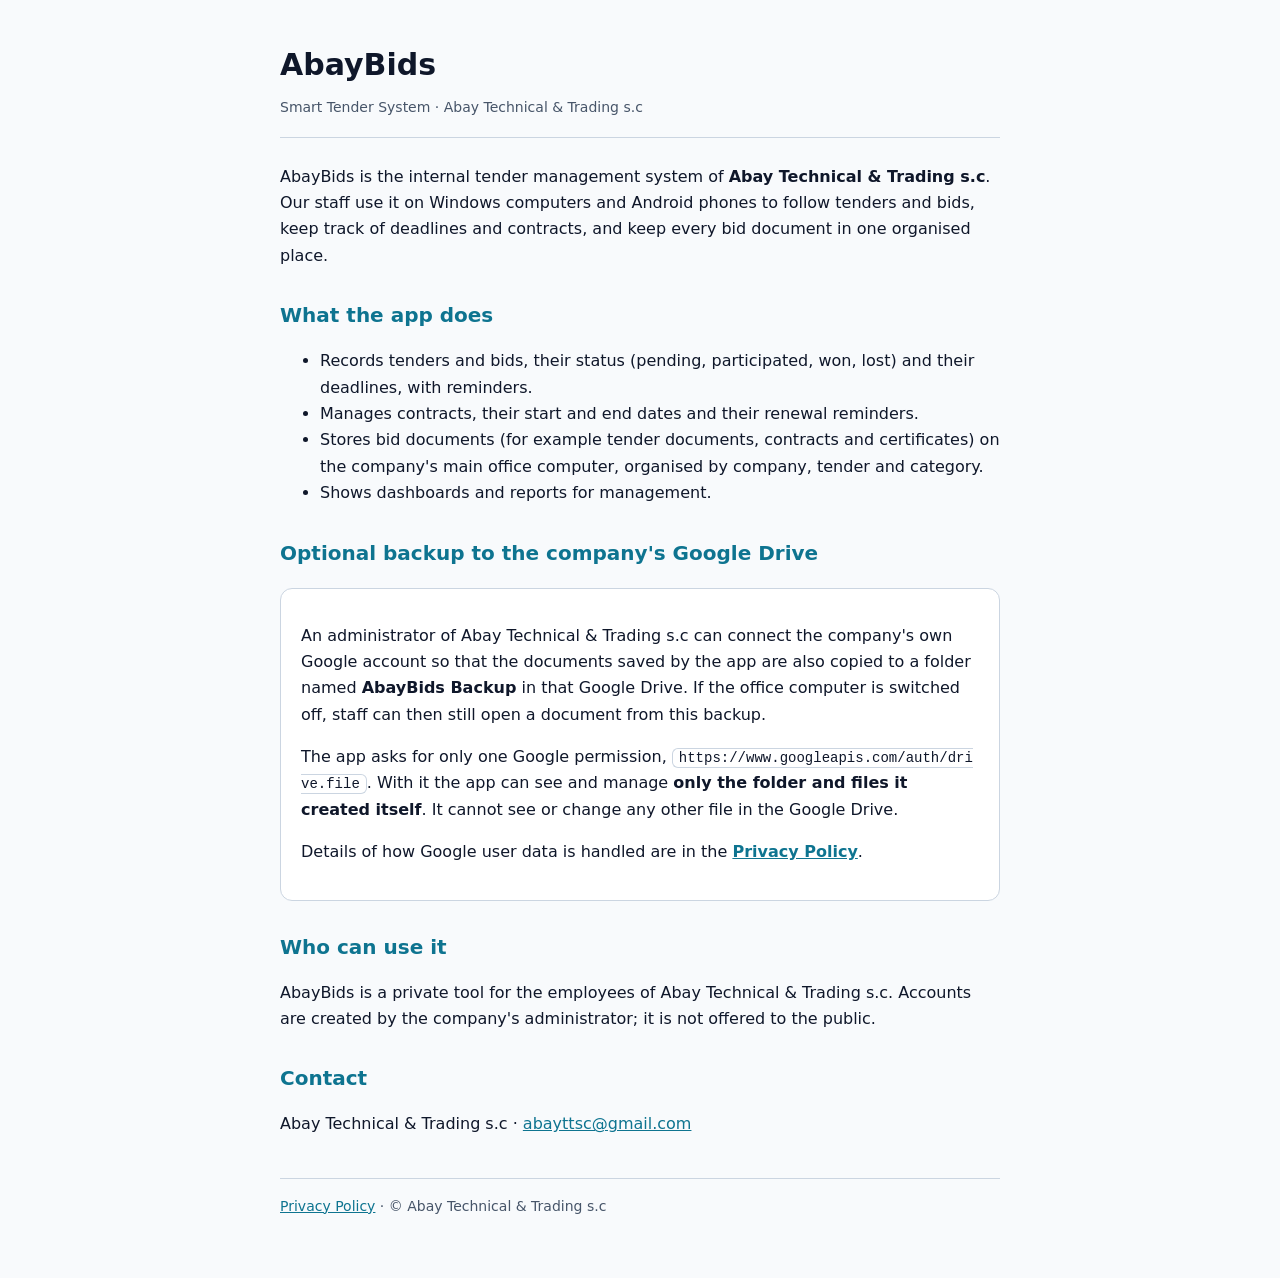
<file: index.html>
<!doctype html>
<html lang="en"><head><meta charset="utf-8"><meta name="viewport" content="width=device-width,initial-scale=1">
<title>AbayBids - Smart Tender System | Abay Technical &amp; Trading s.c</title>
<meta name="description" content="AbayBids is the internal tender and bid-document management system of Abay Technical &amp; Trading s.c.">
<link rel="stylesheet" href="style.css"></head><body><main>
<header><h1>AbayBids</h1><div class="muted">Smart Tender System &middot; Abay Technical &amp; Trading s.c</div></header>

<p>AbayBids is the internal tender management system of <b>Abay Technical &amp; Trading s.c</b>. Our staff use it on Windows computers and Android phones to follow tenders and bids, keep track of deadlines and contracts, and keep every bid document in one organised place.</p>

<h2>What the app does</h2>
<ul>
<li>Records tenders and bids, their status (pending, participated, won, lost) and their deadlines, with reminders.</li>
<li>Manages contracts, their start and end dates and their renewal reminders.</li>
<li>Stores bid documents (for example tender documents, contracts and certificates) on the company's main office computer, organised by company, tender and category.</li>
<li>Shows dashboards and reports for management.</li>
</ul>

<h2>Optional backup to the company's Google Drive</h2>
<div class="card">
<p>An administrator of Abay Technical &amp; Trading s.c can connect the company's own Google account so that the documents saved by the app are also copied to a folder named <b>AbayBids Backup</b> in that Google Drive. If the office computer is switched off, staff can then still open a document from this backup.</p>
<p>The app asks for only one Google permission, <code>https://www.googleapis.com/auth/drive.file</code>. With it the app can see and manage <b>only the folder and files it created itself</b>. It cannot see or change any other file in the Google Drive.</p>
<p>Details of how Google user data is handled are in the <a href="privacy.html"><b>Privacy Policy</b></a>.</p>
</div>

<h2>Who can use it</h2>
<p>AbayBids is a private tool for the employees of Abay Technical &amp; Trading s.c. Accounts are created by the company's administrator; it is not offered to the public.</p>

<h2>Contact</h2>
<p>Abay Technical &amp; Trading s.c &middot; <a href="mailto:abayttsc@gmail.com">abayttsc@gmail.com</a></p>

<footer class="muted"><a href="privacy.html">Privacy Policy</a> &middot; &copy; Abay Technical &amp; Trading s.c</footer>
</main></body></html>
</file>
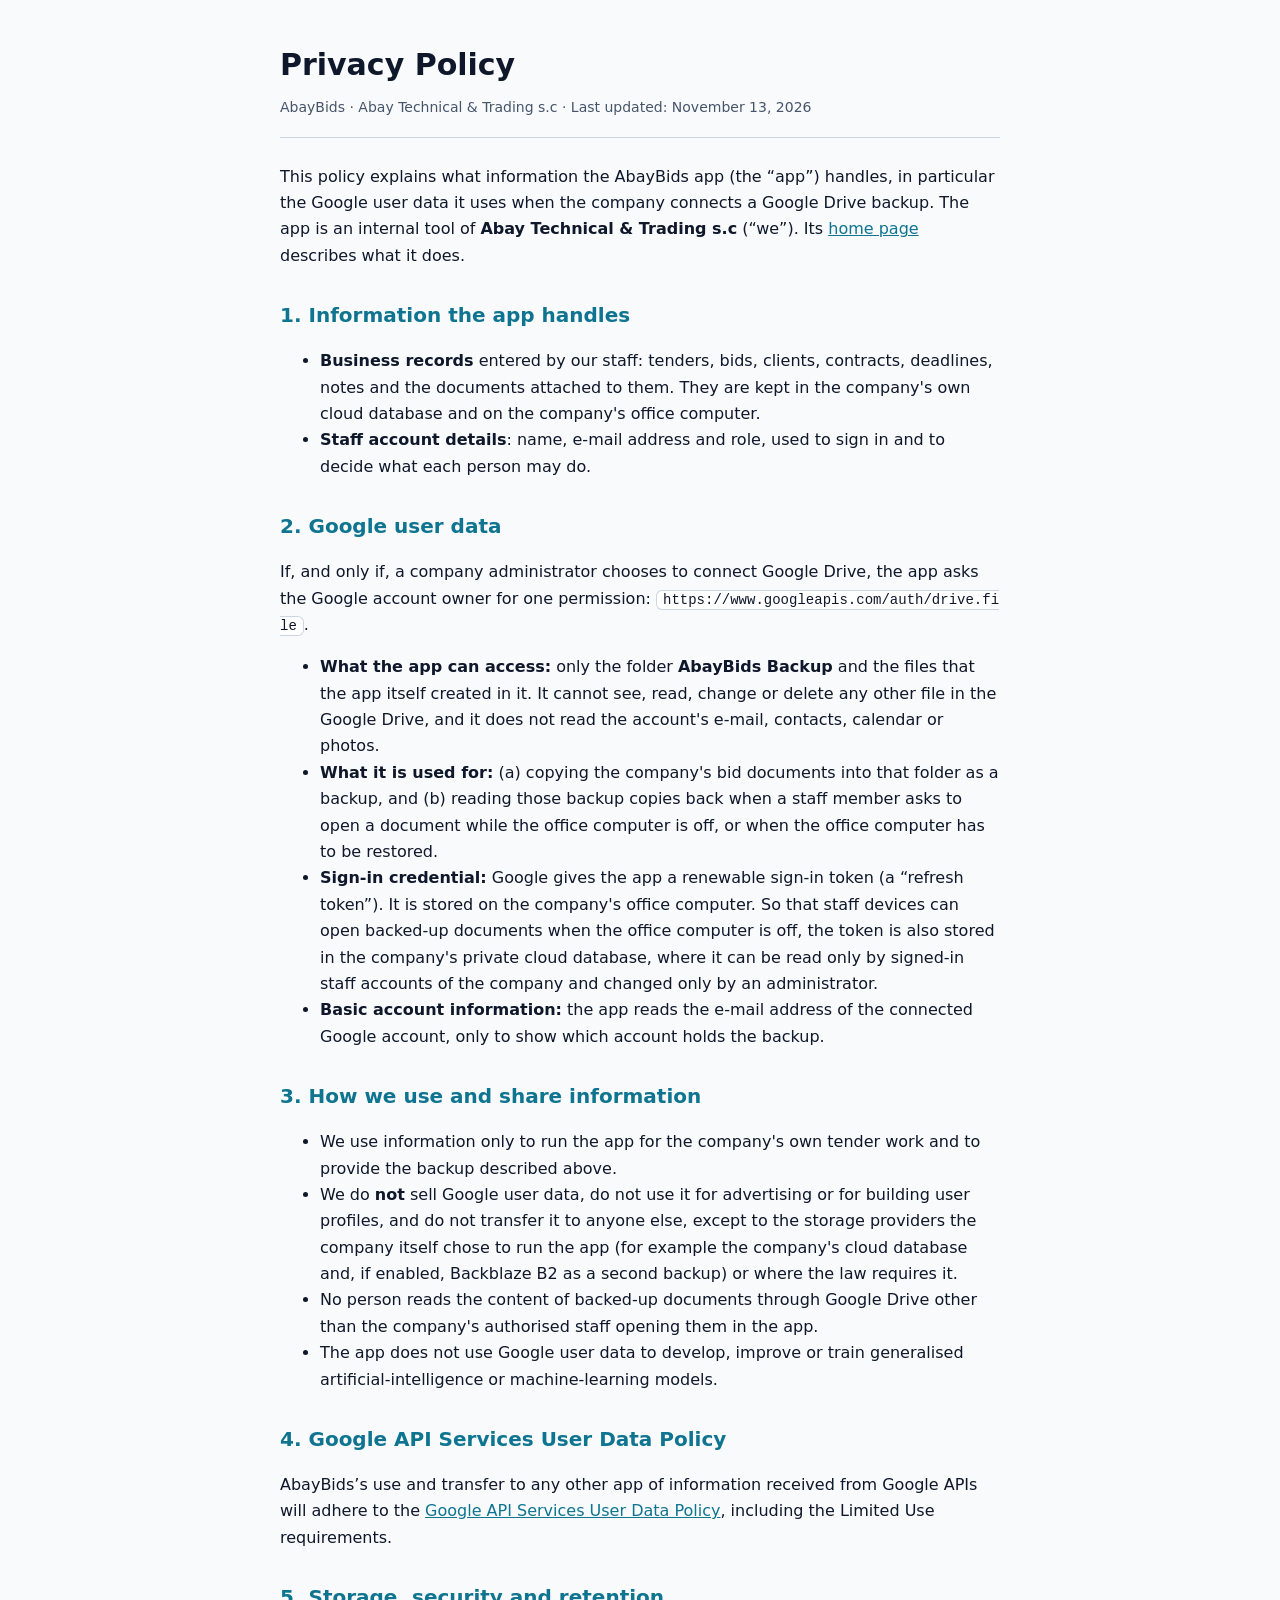
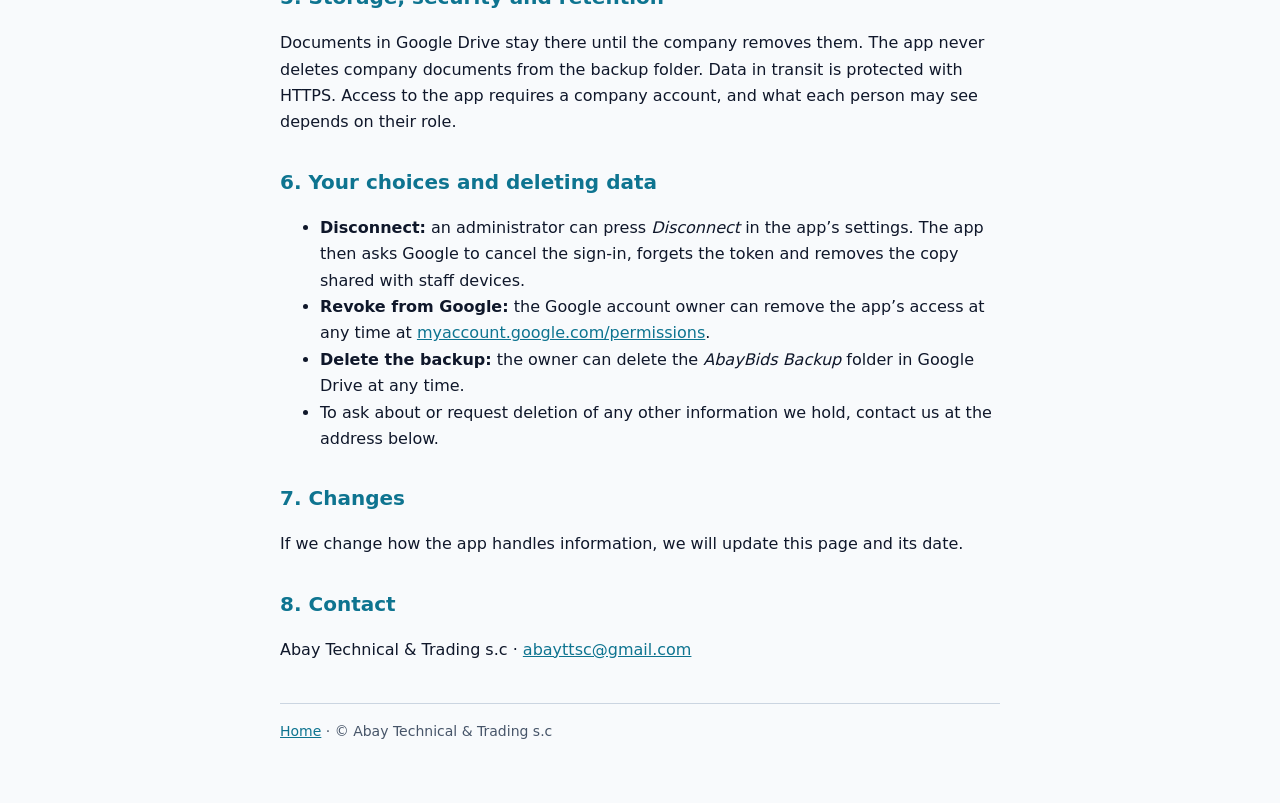
<file: privacy.html>
<!doctype html>
<html lang="en"><head><meta charset="utf-8"><meta name="viewport" content="width=device-width,initial-scale=1">
<title>Privacy Policy - AbayBids | Abay Technical &amp; Trading s.c</title>
<link rel="stylesheet" href="style.css"></head><body><main>
<header><h1>Privacy Policy</h1><div class="muted">AbayBids &middot; Abay Technical &amp; Trading s.c &middot; Last updated: November 13, 2026</div></header>

<p>This policy explains what information the AbayBids app (the &ldquo;app&rdquo;) handles, in particular the Google user data it uses when the company connects a Google Drive backup. The app is an internal tool of <b>Abay Technical &amp; Trading s.c</b> (&ldquo;we&rdquo;). Its <a href="index.html">home page</a> describes what it does.</p>

<h2>1. Information the app handles</h2>
<ul>
<li><b>Business records</b> entered by our staff: tenders, bids, clients, contracts, deadlines, notes and the documents attached to them. They are kept in the company's own cloud database and on the company's office computer.</li>
<li><b>Staff account details</b>: name, e-mail address and role, used to sign in and to decide what each person may do.</li>
</ul>

<h2>2. Google user data</h2>
<p>If, and only if, a company administrator chooses to connect Google Drive, the app asks the Google account owner for one permission: <code>https://www.googleapis.com/auth/drive.file</code>.</p>
<ul>
<li><b>What the app can access:</b> only the folder <b>AbayBids Backup</b> and the files that the app itself created in it. It cannot see, read, change or delete any other file in the Google Drive, and it does not read the account's e-mail, contacts, calendar or photos.</li>
<li><b>What it is used for:</b> (a) copying the company's bid documents into that folder as a backup, and (b) reading those backup copies back when a staff member asks to open a document while the office computer is off, or when the office computer has to be restored.</li>
<li><b>Sign-in credential:</b> Google gives the app a renewable sign-in token (a &ldquo;refresh token&rdquo;). It is stored on the company's office computer. So that staff devices can open backed-up documents when the office computer is off, the token is also stored in the company's private cloud database, where it can be read only by signed-in staff accounts of the company and changed only by an administrator.</li>
<li><b>Basic account information:</b> the app reads the e-mail address of the connected Google account, only to show which account holds the backup.</li>
</ul>

<h2>3. How we use and share information</h2>
<ul>
<li>We use information only to run the app for the company's own tender work and to provide the backup described above.</li>
<li>We do <b>not</b> sell Google user data, do not use it for advertising or for building user profiles, and do not transfer it to anyone else, except to the storage providers the company itself chose to run the app (for example the company's cloud database and, if enabled, Backblaze B2 as a second backup) or where the law requires it.</li>
<li>No person reads the content of backed-up documents through Google Drive other than the company's authorised staff opening them in the app.</li>
<li>The app does not use Google user data to develop, improve or train generalised artificial-intelligence or machine-learning models.</li>
</ul>

<h2>4. Google API Services User Data Policy</h2>
<p>AbayBids&rsquo;s use and transfer to any other app of information received from Google APIs will adhere to the <a href="https://developers.google.com/terms/api-services-user-data-policy">Google API Services User Data Policy</a>, including the Limited Use requirements.</p>

<h2>5. Storage, security and retention</h2>
<p>Documents in Google Drive stay there until the company removes them. The app never deletes company documents from the backup folder. Data in transit is protected with HTTPS. Access to the app requires a company account, and what each person may see depends on their role.</p>

<h2>6. Your choices and deleting data</h2>
<ul>
<li><b>Disconnect:</b> an administrator can press <i>Disconnect</i> in the app&rsquo;s settings. The app then asks Google to cancel the sign-in, forgets the token and removes the copy shared with staff devices.</li>
<li><b>Revoke from Google:</b> the Google account owner can remove the app&rsquo;s access at any time at <a href="https://myaccount.google.com/permissions">myaccount.google.com/permissions</a>.</li>
<li><b>Delete the backup:</b> the owner can delete the <i>AbayBids Backup</i> folder in Google Drive at any time.</li>
<li>To ask about or request deletion of any other information we hold, contact us at the address below.</li>
</ul>

<h2>7. Changes</h2>
<p>If we change how the app handles information, we will update this page and its date.</p>

<h2>8. Contact</h2>
<p>Abay Technical &amp; Trading s.c &middot; <a href="mailto:abayttsc@gmail.com">abayttsc@gmail.com</a></p>

<footer class="muted"><a href="index.html">Home</a> &middot; &copy; Abay Technical &amp; Trading s.c</footer>
</main></body></html>
</file>
<file: style.css>
:root{color-scheme:light dark;--bg:#0F172A;--card:#1E293B;--fg:#E8EAED;--muted:#94A3B8;--accent:#22D3EE;--line:#334155}
@media (prefers-color-scheme:light){:root{--bg:#F8FAFC;--card:#FFFFFF;--fg:#0F172A;--muted:#475569;--accent:#0E7490;--line:#CBD5E1}}
*{box-sizing:border-box}body{margin:0;background:var(--bg);color:var(--fg);font:16px/1.65 system-ui,-apple-system,"Segoe UI",Roboto,sans-serif}
main{max-width:760px;margin:0 auto;padding:40px 20px 60px}
header{border-bottom:1px solid var(--line);padding-bottom:18px;margin-bottom:26px}
h1{font-size:30px;margin:0 0 6px}h2{font-size:20px;margin:30px 0 8px;color:var(--accent)}
p,li{color:var(--fg)}.muted{color:var(--muted);font-size:14px}a{color:var(--accent)}
.card{background:var(--card);border:1px solid var(--line);border-radius:12px;padding:18px 20px;margin:18px 0}
code{background:var(--card);border:1px solid var(--line);border-radius:6px;padding:1px 6px;font-size:14px;word-break:break-all}
footer{margin-top:40px;border-top:1px solid var(--line);padding-top:16px}
</file>
